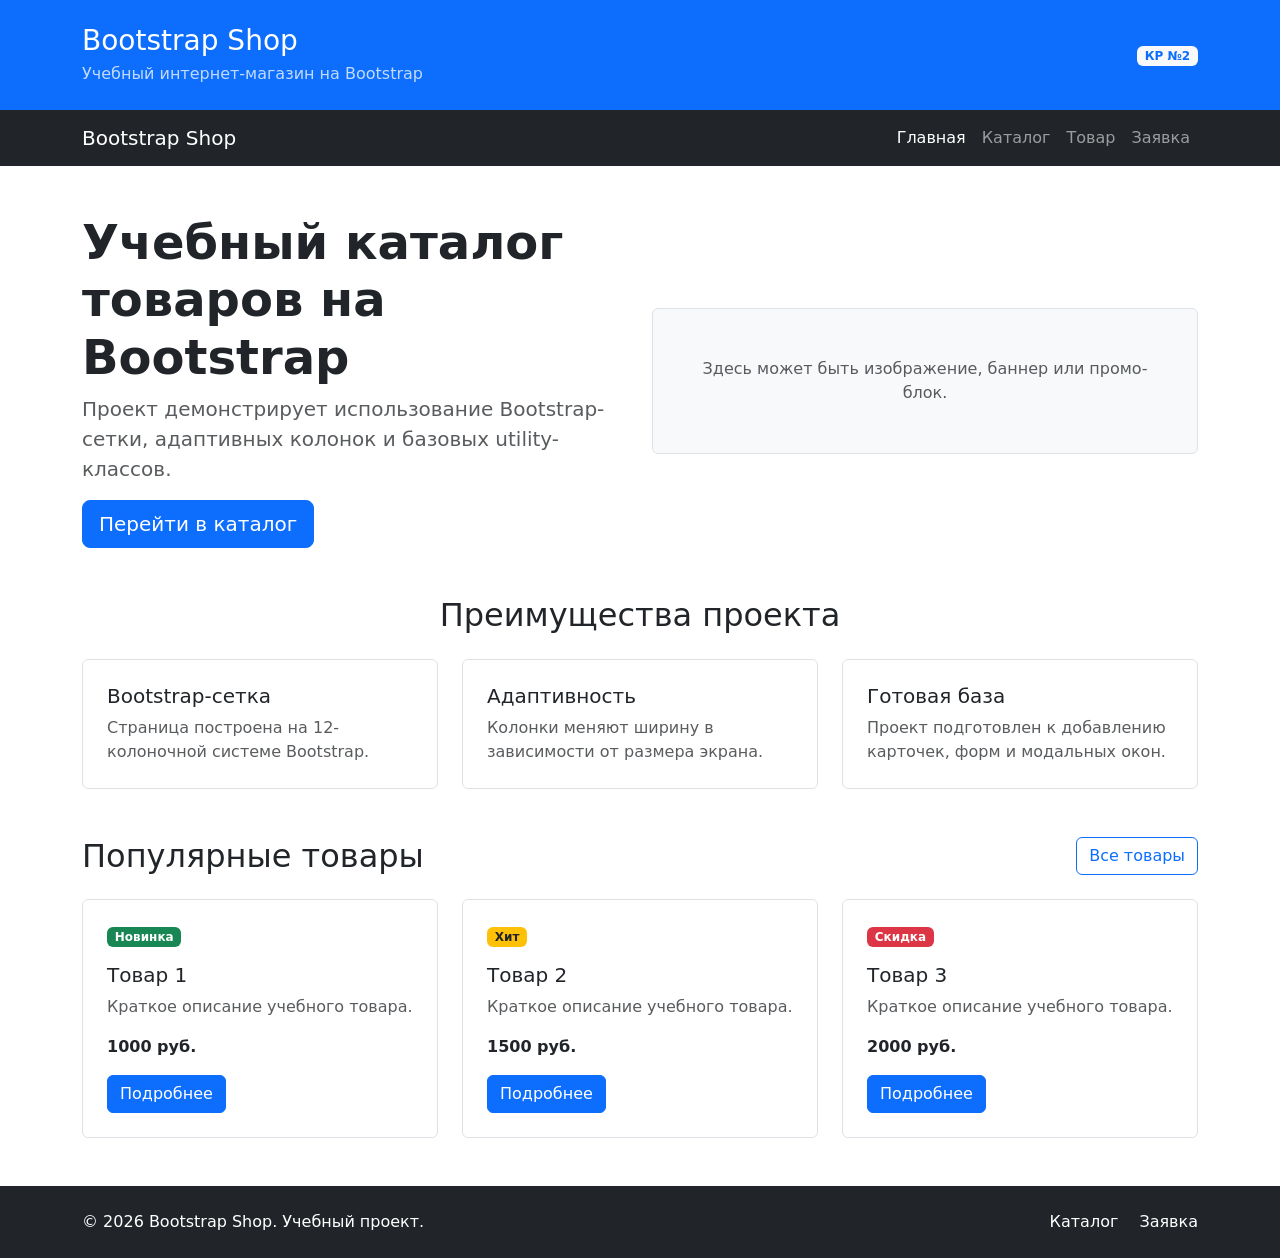
<file: index.html>
<!DOCTYPE html> 

<html lang="ru"> 

<head>
  <link 

  href="https://cdn.jsdelivr.net/npm/bootstrap@5.3.3/dist/css/bootstrap.min.css" 
    rel="stylesheet" 
  >
  <link rel="stylesheet" href="css/custom.css"> 

  <meta charset="UTF-8"> 

  <meta name="viewport" content="width=device-width, initial-scale=1.0"> 

  <title>Главная — Bootstrap Shop</title> 

</head> 

<header class="bg-primary text-white py-4"> 
  <div class="container"> 
    <div class="row align-items-center"> 
      <div class="col-12 col-md-8"> 
        <h1 class="h3 mb-1">Bootstrap Shop</h1> 
        <p class="mb-0 opacity-75"> 
          Учебный интернет-магазин на Bootstrap 
        </p> 
      </div> 
 
      <div class="col-12 col-md-4 text-md-end mt-3 mt-md-0"> 
        <span class="badge bg-light text-primary"> 
          КР №2 
        </span> 
      </div> 
    </div> 
  </div> 
</header> 

<nav class="navbar navbar-expand-lg navbar-dark bg-dark"> 
  <div class="container"> 
    <a class="navbar-brand" href="index.html">Bootstrap Shop</a> 

    <button 
      class="navbar-toggler" 
      type="button" 
      data-bs-toggle="collapse" 
      data-bs-target="#mainNavbar" 
      aria-controls="mainNavbar" 
      aria-expanded="false" 
      aria-label="Переключить навигацию" 
    > 
      <span class="navbar-toggler-icon"></span> 
    </button> 

    <div class="collapse navbar-collapse" id="mainNavbar"> 
      <ul class="navbar-nav ms-auto"> 
        <li class="nav-item"> 
          <a class="nav-link active" aria-current="page" href="index.html"> 
            Главная 
          </a> 
        </li> 
        <li class="nav-item"> 
          <a class="nav-link" href="catalog.html">Каталог</a> 
        </li> 
        <li class="nav-item"> 
          <a class="nav-link" href="product.html">Товар</a> 
        </li> 
        <li class="nav-item"> 
          <a class="nav-link" href="order.html">Заявка</a> 
        </li> 
      </ul> 
    </div> 
  </div> 
</nav> 

<main> 
  <section class="container my-5"> 
    <div class="row align-items-center g-4"> 
      <div class="col-12 col-lg-6"> 
        <h2 class="display-5 fw-bold"> 
          Учебный каталог товаров на Bootstrap 
        </h2> 
        <p class="lead text-muted"> 
          Проект демонстрирует использование Bootstrap-сетки, 
          адаптивных колонок и базовых utility-классов. 
        </p> 
        <a class="btn btn-primary btn-lg" href="catalog.html"> 
          Перейти в каталог 
        </a> 
      </div> 

      <div class="col-12 col-lg-6"> 
        <div class="p-5 bg-light border rounded text-center"> 
          <p class="mb-0 text-muted"> 
            Здесь может быть изображение, баннер или промо-блок. 
          </p> 
        </div> 
      </div> 
    </div> 
  </section>
  <section class="container my-5"> 
  
    <h2 class="text-center mb-4">Преимущества проекта</h2> 
  
   
  
    <div class="row g-4"> 
  
      <div class="col-12 col-md-4"> 
  
        <div class="p-4 border rounded h-100 bg-white"> 
  
          <h3 class="h5">Bootstrap-сетка</h3> 
  
          <p class="mb-0 text-muted"> 
  
            Страница построена на 12-колоночной системе Bootstrap. 
  
          </p> 
  
        </div> 
  
      </div> 
  
   
  
      <div class="col-12 col-md-4"> 
  
        <div class="p-4 border rounded h-100 bg-white"> 
  
          <h3 class="h5">Адаптивность</h3> 
  
          <p class="mb-0 text-muted"> 
  
            Колонки меняют ширину в зависимости от размера экрана. 
  
          </p> 
        </div> 
      </div>
  
      <div class="col-12 col-md-4"> 
        <div class="p-4 border rounded h-100 bg-white"> 
          <h3 class="h5">Готовая база</h3> 
          <p class="mb-0 text-muted"> 
            Проект подготовлен к добавлению карточек, форм и модальных окон. 
          </p> 
        </div> 
      </div> 
    </div> 
  </section>

  <section class="container my-5"> 
  
    <div class="d-flex justify-content-between align-items-center mb-4"> 
  
      <h2 class="mb-0">Популярные товары</h2> 
  
      <a class="btn btn-outline-primary" href="catalog.html"> 
  
        Все товары 
  
      </a> 
  
    </div> 
  
   
  
    <div class="row g-4"> 
  
      <div class="col-12 col-md-6 col-lg-4"> 
  
        <div class="border rounded h-100 p-4"> 
  
          <span class="badge bg-success mb-3">Новинка</span> 
  
          <h3 class="h5">Товар 1</h3> 
  
          <p class="text-muted"> 
  
            Краткое описание учебного товара. 
  
          </p> 
  
          <p class="fw-bold mb-3">1000 руб.</p> 
  
          <a class="btn btn-primary" href="product.html"> 
  
            Подробнее 
  
          </a> 
  
        </div> 
  
      </div> 
  
   
  
      <div class="col-12 col-md-6 col-lg-4"> 
  
        <div class="border rounded h-100 p-4"> 
  
          <span class="badge bg-warning text-dark mb-3">Хит</span> 
  
          <h3 class="h5">Товар 2</h3> 
  
          <p class="text-muted"> 
  
            Краткое описание учебного товара. 
  
          </p> 
  
          <p class="fw-bold mb-3">1500 руб.</p> 
  
          <a class="btn btn-primary" href="product.html"> 
  
            Подробнее 
  
          </a> 
  
        </div> 
  
      </div> 
  
   
  
      <div class="col-12 col-md-6 col-lg-4"> 
  
        <div class="border rounded h-100 p-4"> 
  
          <span class="badge bg-danger mb-3">Скидка</span> 
  
          <h3 class="h5">Товар 3</h3> 
  
          <p class="text-muted"> 
  
            Краткое описание учебного товара. 
  
          </p> 
  
          <p class="fw-bold mb-3">2000 руб.</p> 
  
          <a class="btn btn-primary" href="product.html"> 
  
            Подробнее 
  
          </a> 
  
        </div> 
  
      </div> 
  
    </div> 
  
  </section> 
</main> 

<footer class="bg-dark text-white py-4 mt-5"> 

  <div class="container"> 

    <div class="row align-items-center g-3"> 

      <div class="col-12 col-md-6"> 

        <p class="mb-0"> 

          &copy; 2026 Bootstrap Shop. Учебный проект. 

        </p> 

      </div> 

 

      <div class="col-12 col-md-6 text-md-end"> 

        <a class="text-white text-decoration-none me-3" href="catalog.html"> 

          Каталог 

        </a> 

        <a class="text-white text-decoration-none" href="order.html"> 

          Заявка 

        </a> 

      </div> 

    </div> 

  </div> 

</footer>

</html>
</file>
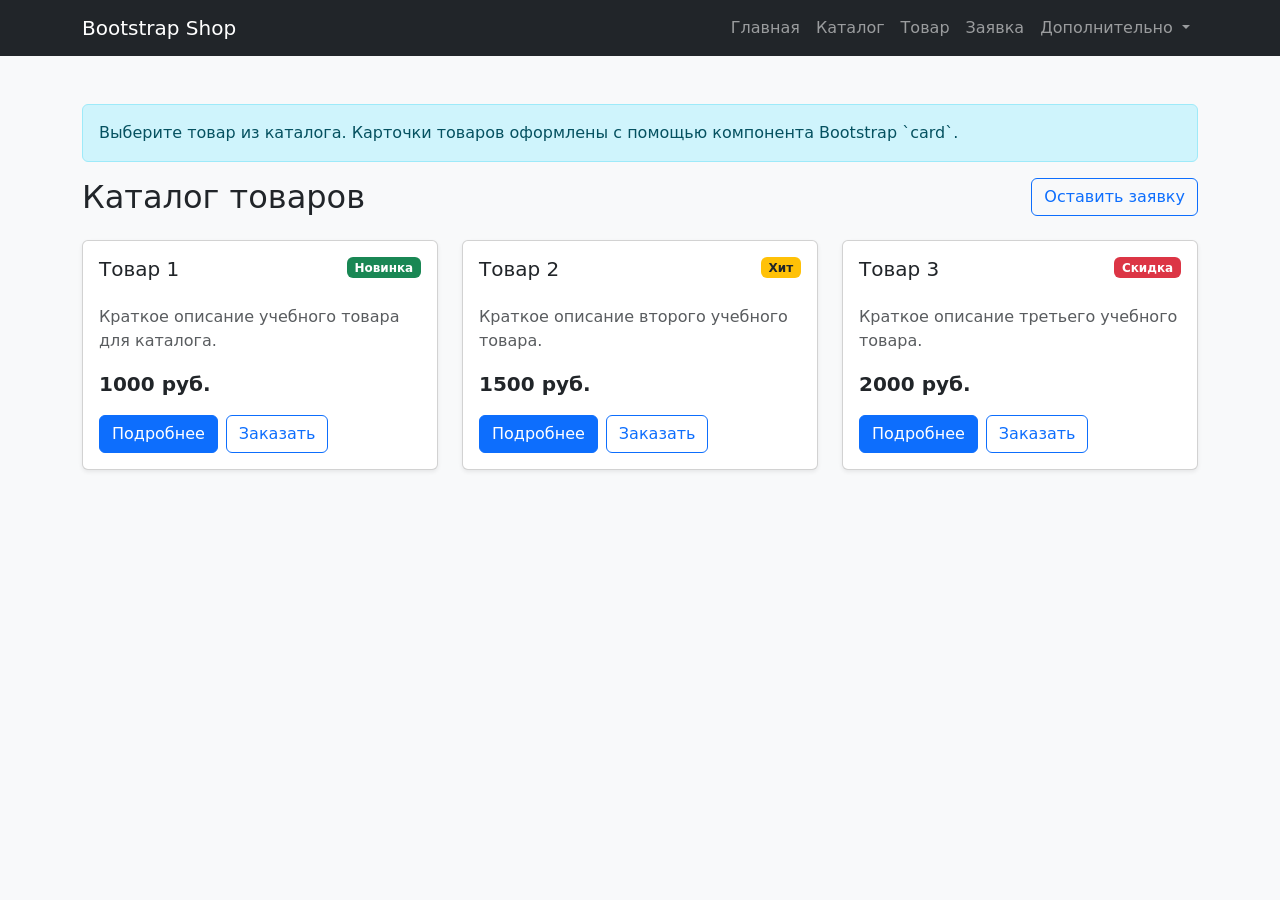
<file: catalog.html>
<!DOCTYPE html> 

<html lang="ru"> 

<head> 

  <meta charset="UTF-8"> 

  <meta name="viewport" content="width=device-width, initial-scale=1.0"> 

  <title>Каталог — Bootstrap Shop</title> 

 

  <link 

    href="https://cdn.jsdelivr.net/npm/bootstrap@5.3.8/dist/css/bootstrap.min.css" 

    rel="stylesheet" 

  > 

  <link rel="stylesheet" href="css/custom.css"> 

</head> 

<body class="bg-light"> 

  <nav class="navbar navbar-expand-lg navbar-dark bg-dark"> 
  
    <div class="container"> 
  
      <a class="navbar-brand" href="index.html">Bootstrap Shop</a> 
  
   
  
      <button 
  
        class="navbar-toggler" 
  
        type="button" 
  
        data-bs-toggle="collapse" 
  
        data-bs-target="#mainNavbar" 
  
        aria-controls="mainNavbar" 
  
        aria-expanded="false" 
  
        aria-label="Переключить навигацию" 
  
      > 
  
        <span class="navbar-toggler-icon"></span> 
  
      </button> 
  
   
  
      <div class="collapse navbar-collapse" id="mainNavbar"> 
  
        <ul class="navbar-nav ms-auto"> 
  
          <li class="nav-item"> 
  
            <a class="nav-link" href="index.html">Главная</a> 
  
          </li> 
  
   
  
          <li class="nav-item"> 
  
            <a class="nav-link" href="catalog.html">Каталог</a> 
  
          </li> 
  
   
  
          <li class="nav-item"> 
  
            <a class="nav-link" href="product.html">Товар</a> 
  
          </li> 
  
   
  
          <li class="nav-item"> 
  
            <a class="nav-link" href="order.html">Заявка</a> 
  
          </li> 
  
   
  
          <li class="nav-item dropdown"> 
  
            <a 
  
              class="nav-link dropdown-toggle" 
  
              href="#" 
  
              role="button" 
  
              data-bs-toggle="dropdown" 
  
              aria-expanded="false" 
  
            > 
  
              Дополнительно 
  
            </a> 
  
            <ul class="dropdown-menu"> 
  
              <li><a class="dropdown-item" href="catalog.html">Все товары</a></li> 
  
              <li><a class="dropdown-item" href="order.html">Оформить заявку</a></li> 
  
              <li><a class="dropdown-item" href="index.html#popular">Популярное</a></li> 
  
            </ul> 
  
          </li> 
  
        </ul> 
  
      </div> 
  
    </div> 
  
  </nav> 

 

  <main class="container my-5"> 

    <div class="alert alert-info" role="alert"> 

      Выберите товар из каталога. Карточки товаров оформлены с помощью компонента Bootstrap `card`. 

    </div> 

 

    <div class="d-flex justify-content-between align-items-center mb-4"> 

      <h1 class="h2 mb-0">Каталог товаров</h1> 

      <a class="btn btn-outline-primary" href="order.html"> 

        Оставить заявку 

      </a> 

    </div> 

 

    <div class="row g-4"> 

      <div class="col-12 col-md-6 col-lg-4"> 
      
        <div class="card h-100 shadow-sm"> 
      
          <div class="card-body d-flex flex-column"> 
      
            <div class="d-flex justify-content-between align-items-start mb-3"> 
      
              <h2 class="card-title h5">Товар 1</h2> 
      
              <span class="badge bg-success">Новинка</span> 
      
            </div> 
      
       
      
            <p class="card-text text-muted"> 
      
              Краткое описание учебного товара для каталога. 
      
            </p> 
      
       
      
            <p class="fw-bold fs-5 mt-auto">1000 руб.</p> 
      
       
      
            <div class="d-flex gap-2"> 
      
              <a class="btn btn-primary" href="product.html">Подробнее</a> 
      
              <button 
      
                class="btn btn-outline-primary" 
      
                type="button" 
      
                data-bs-toggle="modal" 
      
                data-bs-target="#orderModal" 
      
              > 
      
                Заказать 
      
              </button> 
      
            </div> 
      
          </div> 
      
        </div> 
      
      </div> 
      
       
      
      <div class="col-12 col-md-6 col-lg-4"> 
      
        <div class="card h-100 shadow-sm"> 
      
          <div class="card-body d-flex flex-column"> 
      
            <div class="d-flex justify-content-between align-items-start mb-3"> 
      
              <h2 class="card-title h5">Товар 2</h2> 
      
              <span class="badge bg-warning text-dark">Хит</span> 
      
            </div> 
      
       
      
            <p class="card-text text-muted"> 
      
              Краткое описание второго учебного товара. 
      
            </p> 
      
       
      
            <p class="fw-bold fs-5 mt-auto">1500 руб.</p> 
      
       
      
            <div class="d-flex gap-2"> 
      
              <a class="btn btn-primary" href="product.html">Подробнее</a> 
      
              <button 
      
                class="btn btn-outline-primary" 
      
                type="button" 
      
                data-bs-toggle="modal" 
      
                data-bs-target="#orderModal" 
      
              > 
      
                Заказать 
      
              </button> 
      
            </div> 
      
          </div> 
      
        </div> 
      
      </div> 
      
       
      
      <div class="col-12 col-md-6 col-lg-4"> 
      
        <div class="card h-100 shadow-sm"> 
      
          <div class="card-body d-flex flex-column"> 
      
            <div class="d-flex justify-content-between align-items-start mb-3"> 
      
              <h2 class="card-title h5">Товар 3</h2> 
      
              <span class="badge bg-danger">Скидка</span> 
      
            </div> 
      
       
      
            <p class="card-text text-muted"> 
      
              Краткое описание третьего учебного товара. 
      
            </p> 
      
       
      
            <p class="fw-bold fs-5 mt-auto">2000 руб.</p> 
      
       
      
            <div class="d-flex gap-2"> 
      
              <a class="btn btn-primary" href="product.html">Подробнее</a> 
      
              <button 
      
                class="btn btn-outline-primary" 
      
                type="button" 
      
                data-bs-toggle="modal" 
      
                data-bs-target="#orderModal" 
      
              > 
      
                Заказать 
      
              </button> 
      
            </div> 
      
          </div> 
      
        </div> 
      
      </div>

    </div> 

  </main>

  <div 
  
    class="modal fade" 
  
    id="orderModal" 
  
    tabindex="-1" 
  
    aria-labelledby="orderModalLabel" 
  
    aria-hidden="true" 
  
  > 
  
    <div class="modal-dialog"> 
  
      <div class="modal-content"> 
  
        <div class="modal-header"> 
  
          <h2 class="modal-title h5" id="orderModalLabel"> 
  
            Быстрая заявка 
  
          </h2> 
  
          <button 
  
            type="button" 
  
            class="btn-close" 
  
            data-bs-dismiss="modal" 
  
            aria-label="Закрыть" 
  
          ></button> 
  
        </div> 
  
   
  
        <div class="modal-body"> 
  
          <p class="text-muted"> 
  
            Оставьте контактные данные, и менеджер свяжется с вами. 
  
          </p> 
  
   
  
          <form> 
  
            <div class="mb-3"> 
  
              <label for="modal-name" class="form-label">Имя</label> 
  
              <input id="modal-name" type="text" class="form-control" required> 
  
            </div> 
  
   
  
            <div class="mb-3"> 
  
              <label for="modal-phone" class="form-label">Телефон</label> 
  
              <input id="modal-phone" type="tel" class="form-control" required> 
  
            </div> 
  
   
  
            <div class="form-check mb-3"> 
  
              <input id="modal-agree" class="form-check-input" type="checkbox" required> 
  
              <label class="form-check-label" for="modal-agree"> 
  
                Согласен на обработку данных 
  
              </label> 
  
            </div> 
  
          </form> 
  
        </div> 
  
   
  
        <div class="modal-footer"> 
  
          <button type="button" class="btn btn-secondary" data-bs-dismiss="modal"> 
  
            Закрыть 
  
          </button> 
  
          <button type="button" class="btn btn-primary"> 
  
            Отправить 
  
          </button> 
  
        </div> 
  
      </div> 
  
    </div> 
  
  </div> 
  
  <script 

    src="https://cdn.jsdelivr.net/npm/bootstrap@5.3.8/dist/js/bootstrap.bundle.min.js"> 

  </script> 

</body> 

</html>
</file>
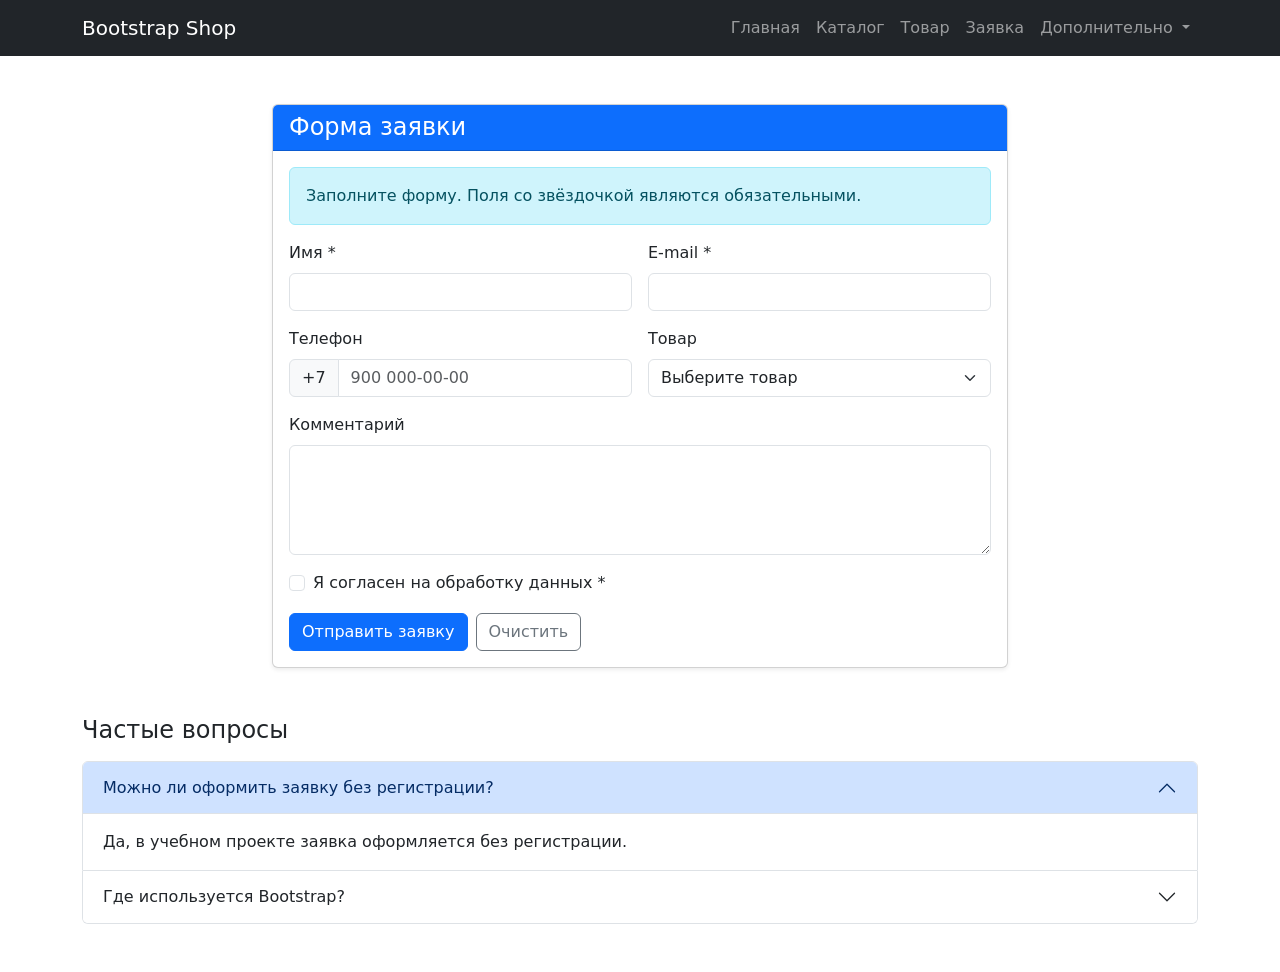
<file: order.html>
<!DOCTYPE html> 

<html lang="ru"> 

<head>
  <link 

  href="https://cdn.jsdelivr.net/npm/bootstrap@5.3.3/dist/css/bootstrap.min.css" 
    rel="stylesheet" 
  >
  <link rel="stylesheet" href="css/custom.css"> 

  <meta charset="UTF-8"> 

  <meta name="viewport" content="width=device-width, initial-scale=1.0"> 

  <title>Главная — Bootstrap Shop</title> 

</head> 

<body>

  <nav class="navbar navbar-expand-lg navbar-dark bg-dark"> 
  
    <div class="container"> 
  
      <a class="navbar-brand" href="index.html">Bootstrap Shop</a> 
  
   
  
      <button 
  
        class="navbar-toggler" 
  
        type="button" 
  
        data-bs-toggle="collapse" 
  
        data-bs-target="#mainNavbar" 
  
        aria-controls="mainNavbar" 
  
        aria-expanded="false" 
  
        aria-label="Переключить навигацию" 
  
      > 
  
        <span class="navbar-toggler-icon"></span> 
  
      </button> 
  
   
  
      <div class="collapse navbar-collapse" id="mainNavbar"> 
  
        <ul class="navbar-nav ms-auto"> 
  
          <li class="nav-item"> 
  
            <a class="nav-link" href="index.html">Главная</a> 
  
          </li> 
  
   
  
          <li class="nav-item"> 
  
            <a class="nav-link" href="catalog.html">Каталог</a> 
  
          </li> 
  
   
  
          <li class="nav-item"> 
  
            <a class="nav-link" href="product.html">Товар</a> 
  
          </li> 
  
   
  
          <li class="nav-item"> 
  
            <a class="nav-link" href="order.html">Заявка</a> 
  
          </li> 
  
   
  
          <li class="nav-item dropdown"> 
  
            <a 
  
              class="nav-link dropdown-toggle" 
  
              href="#" 
  
              role="button" 
  
              data-bs-toggle="dropdown" 
  
              aria-expanded="false" 
  
            > 
  
              Дополнительно 
  
            </a> 
  
            <ul class="dropdown-menu"> 
  
              <li><a class="dropdown-item" href="catalog.html">Все товары</a></li> 
  
              <li><a class="dropdown-item" href="order.html">Оформить заявку</a></li> 
  
              <li><a class="dropdown-item" href="index.html#popular">Популярное</a></li> 
  
            </ul> 
  
          </li> 
  
        </ul> 
  
      </div> 
  
    </div> 
  
  </nav>

  <script 
  
    src="https://cdn.jsdelivr.net/npm/bootstrap@5.3.8/dist/js/bootstrap.bundle.min.js"> 
  
  </script> 
</body>

<main class="container my-5"> 

  <div class="row justify-content-center"> 

    <div class="col-12 col-lg-8"> 

      <div class="card shadow-sm"> 

        <div class="card-header bg-primary text-white"> 

          <h1 class="h4 mb-0">Форма заявки</h1> 

        </div> 

 

        <div class="card-body"> 

          <div class="alert alert-info" role="alert"> 

            Заполните форму. Поля со звёздочкой являются обязательными. 

          </div> 

 

          <form> 

            <div class="row g-3"> 

              <div class="col-12 col-md-6"> 

                <label for="order-name" class="form-label">Имя *</label> 

                <input id="order-name" name="name" type="text" class="form-control" required> 

              </div> 

 

              <div class="col-12 col-md-6"> 

                <label for="order-email" class="form-label">E-mail *</label> 

                <input id="order-email" name="email" type="email" class="form-control" required> 

              </div> 

 

              <div class="col-12 col-md-6"> 

                <label for="order-phone" class="form-label">Телефон</label> 

                <div class="input-group"> 

                  <span class="input-group-text">+7</span> 

                  <input id="order-phone" name="phone" type="tel" class="form-control" placeholder="900 000-00-00"> 

                </div> 

              </div> 

 

              <div class="col-12 col-md-6"> 

                <label for="order-product" class="form-label">Товар</label> 

                <select id="order-product" name="product" class="form-select"> 

                  <option selected>Выберите товар</option> 

                  <option value="product-1">Товар 1</option> 

                  <option value="product-2">Товар 2</option> 

                  <option value="product-3">Товар 3</option> 

                </select> 

              </div> 

 

              <div class="col-12"> 

                <label for="order-comment" class="form-label">Комментарий</label> 

                <textarea id="order-comment" name="comment" class="form-control" rows="4"></textarea> 

              </div> 

 

              <div class="col-12"> 

                <div class="form-check"> 

                  <input id="order-agree" class="form-check-input" type="checkbox" required> 

                  <label class="form-check-label" for="order-agree"> 

                    Я согласен на обработку данных * 

                  </label> 

                </div> 

              </div> 

 

              <div class="col-12 d-flex gap-2"> 

                <button class="btn btn-primary" type="submit"> 

                  Отправить заявку 

                </button> 

                <button class="btn btn-outline-secondary" type="reset"> 

                  Очистить 

                </button> 

              </div> 

            </div> 

          </form> 

        </div> 

      </div> 

    </div> 

  </div> 

</main>

<section class="container my-5"> 

  <h2 class="h4 mb-3">Частые вопросы</h2> 

 

  <div class="accordion" id="faqAccordion"> 

    <div class="accordion-item"> 

      <h3 class="accordion-header"> 

        <button 

          class="accordion-button" 

          type="button" 

          data-bs-toggle="collapse" 

          data-bs-target="#faqOne" 

          aria-expanded="true" 

          aria-controls="faqOne" 

        > 

          Можно ли оформить заявку без регистрации? 

        </button> 

      </h3> 

      <div 

        id="faqOne" 

        class="accordion-collapse collapse show" 

        data-bs-parent="#faqAccordion" 

      > 

        <div class="accordion-body"> 

          Да, в учебном проекте заявка оформляется без регистрации. 

        </div> 

      </div> 

    </div> 

 

    <div class="accordion-item"> 

      <h3 class="accordion-header"> 

        <button 

          class="accordion-button collapsed" 

          type="button" 

          data-bs-toggle="collapse" 

          data-bs-target="#faqTwo" 

          aria-expanded="false" 

          aria-controls="faqTwo" 

        > 

          Где используется Bootstrap? 

        </button> 

      </h3> 

      <div 

        id="faqTwo" 

        class="accordion-collapse collapse" 

        data-bs-parent="#faqAccordion" 

      > 

        <div class="accordion-body"> 

          Bootstrap используется для сетки, карточек, форм, навигации, сообщений и модальных окон. 

        </div> 

      </div> 

    </div> 

  </div> 

</section>
</file>
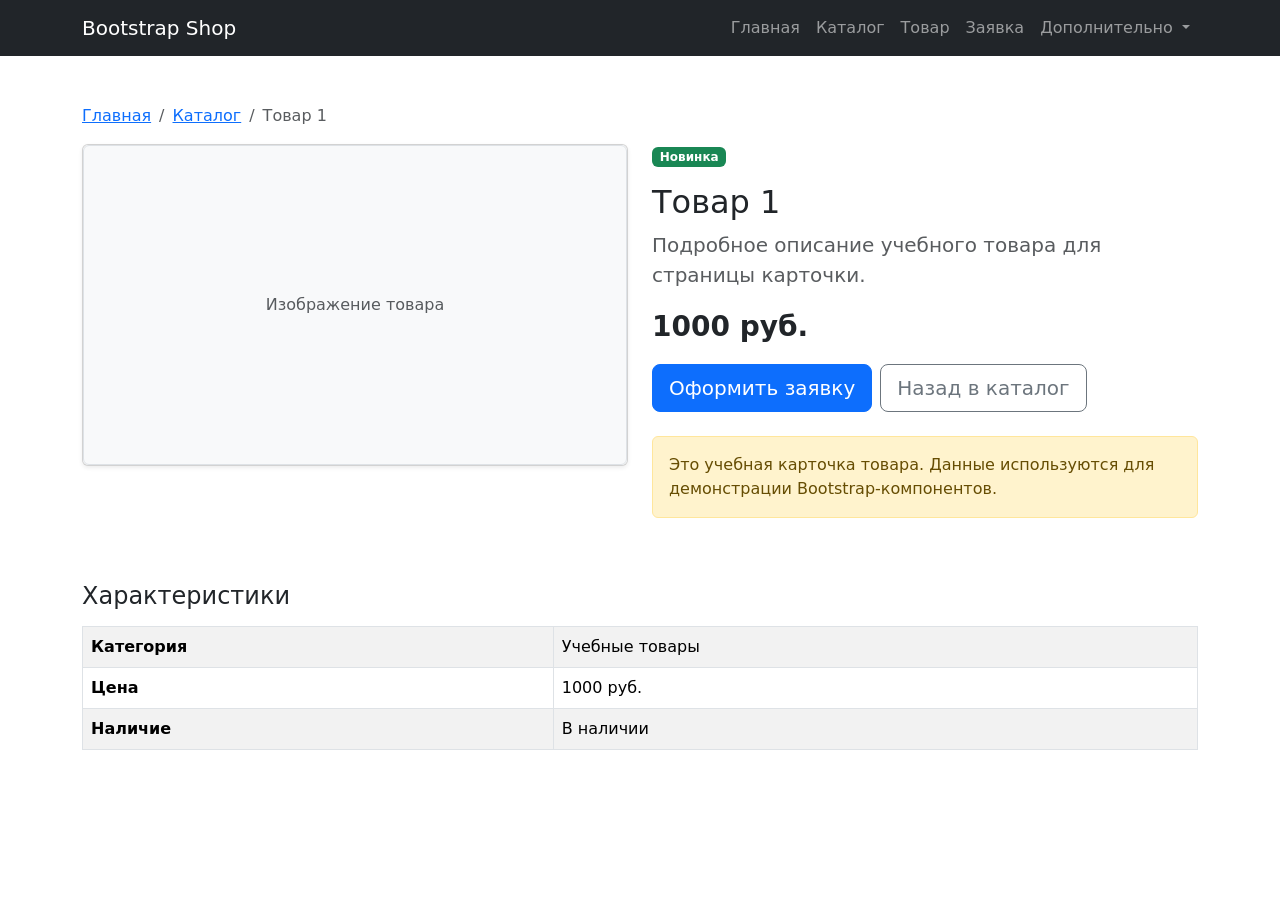
<file: product.html>
<!DOCTYPE html> 

<html lang="ru"> 

<head>
  <link 

  href="https://cdn.jsdelivr.net/npm/bootstrap@5.3.3/dist/css/bootstrap.min.css" 
    rel="stylesheet" 
  >
  <link rel="stylesheet" href="css/custom.css"> 

  <meta charset="UTF-8"> 

  <meta name="viewport" content="width=device-width, initial-scale=1.0"> 

  <title>Главная — Bootstrap Shop</title> 

</head>

<body>
  <nav class="navbar navbar-expand-lg navbar-dark bg-dark"> 
  
    <div class="container"> 
  
      <a class="navbar-brand" href="index.html">Bootstrap Shop</a> 
  
   
  
      <button 
  
        class="navbar-toggler" 
  
        type="button" 
  
        data-bs-toggle="collapse" 
  
        data-bs-target="#mainNavbar" 
  
        aria-controls="mainNavbar" 
  
        aria-expanded="false" 
  
        aria-label="Переключить навигацию" 
  
      > 
  
        <span class="navbar-toggler-icon"></span> 
  
      </button> 
  
   
  
      <div class="collapse navbar-collapse" id="mainNavbar"> 
  
        <ul class="navbar-nav ms-auto"> 
  
          <li class="nav-item"> 
  
            <a class="nav-link" href="index.html">Главная</a> 
  
          </li> 
  
   
  
          <li class="nav-item"> 
  
            <a class="nav-link" href="catalog.html">Каталог</a> 
  
          </li> 
  
   
  
          <li class="nav-item"> 
  
            <a class="nav-link" href="product.html">Товар</a> 
  
          </li> 
  
   
  
          <li class="nav-item"> 
  
            <a class="nav-link" href="order.html">Заявка</a> 
  
          </li> 
  
   
  
          <li class="nav-item dropdown"> 
  
            <a 
  
              class="nav-link dropdown-toggle" 
  
              href="#" 
  
              role="button" 
  
              data-bs-toggle="dropdown" 
  
              aria-expanded="false" 
  
            > 
  
              Дополнительно 
  
            </a> 
  
            <ul class="dropdown-menu"> 
  
              <li><a class="dropdown-item" href="catalog.html">Все товары</a></li> 
  
              <li><a class="dropdown-item" href="order.html">Оформить заявку</a></li> 
  
              <li><a class="dropdown-item" href="index.html#popular">Популярное</a></li> 
  
            </ul> 
  
          </li> 
  
        </ul> 
  
      </div> 
  
    </div> 
  
  </nav> 

  <script 
  
    src="https://cdn.jsdelivr.net/npm/bootstrap@5.3.8/dist/js/bootstrap.bundle.min.js"> 
  
  </script> 
</body>

<main class="container my-5"> 

  <nav aria-label="breadcrumb"> 

    <ol class="breadcrumb"> 

      <li class="breadcrumb-item"><a href="index.html">Главная</a></li> 

      <li class="breadcrumb-item"><a href="catalog.html">Каталог</a></li> 

      <li class="breadcrumb-item active" aria-current="page">Товар 1</li> 

    </ol> 

  </nav> 

 

  <div class="row g-4"> 

    <div class="col-12 col-lg-6"> 

      <div class="card shadow-sm"> 

        <div class="placeholder-image bg-light border rounded d-flex align-items-center justify-content-center"> 

          <span class="text-muted">Изображение товара</span> 

        </div> 

      </div> 

    </div> 

 

    <div class="col-12 col-lg-6"> 

      <span class="badge bg-success mb-3">Новинка</span> 

      <h1 class="h2">Товар 1</h1> 

      <p class="lead text-muted"> 

        Подробное описание учебного товара для страницы карточки. 

      </p> 

 

      <p class="fs-3 fw-bold">1000 руб.</p> 

 

      <div class="d-flex gap-2 mb-4"> 

        <a class="btn btn-primary btn-lg" href="order.html"> 

          Оформить заявку 

        </a> 

        <a class="btn btn-outline-secondary btn-lg" href="catalog.html"> 

          Назад в каталог 

        </a> 

      </div> 

 

      <div class="alert alert-warning" role="alert"> 

        Это учебная карточка товара. Данные используются для демонстрации Bootstrap-компонентов. 

      </div> 

    </div> 

  </div> 

 

  <section class="mt-5"> 

    <h2 class="h4 mb-3">Характеристики</h2> 

 

    <div class="table-responsive"> 

      <table class="table table-striped table-bordered align-middle"> 

        <tbody> 

          <tr> 

            <th scope="row">Категория</th> 

            <td>Учебные товары</td> 

          </tr> 

          <tr> 

            <th scope="row">Цена</th> 

            <td>1000 руб.</td> 

          </tr> 

          <tr> 

            <th scope="row">Наличие</th> 

            <td>В наличии</td> 

          </tr> 

        </tbody> 

      </table> 

    </div> 

  </section> 

</main>
</file>
<file: css/custom.css>
body { 

  min-height: 100vh; 

} 

 

.placeholder-box { 

  min-height: 240px; 

}

.placeholder-image { 

  min-height: 320px; 

} 

 

.card-img-top { 

  height: 180px; 

  object-fit: cover; 

}
</file>
